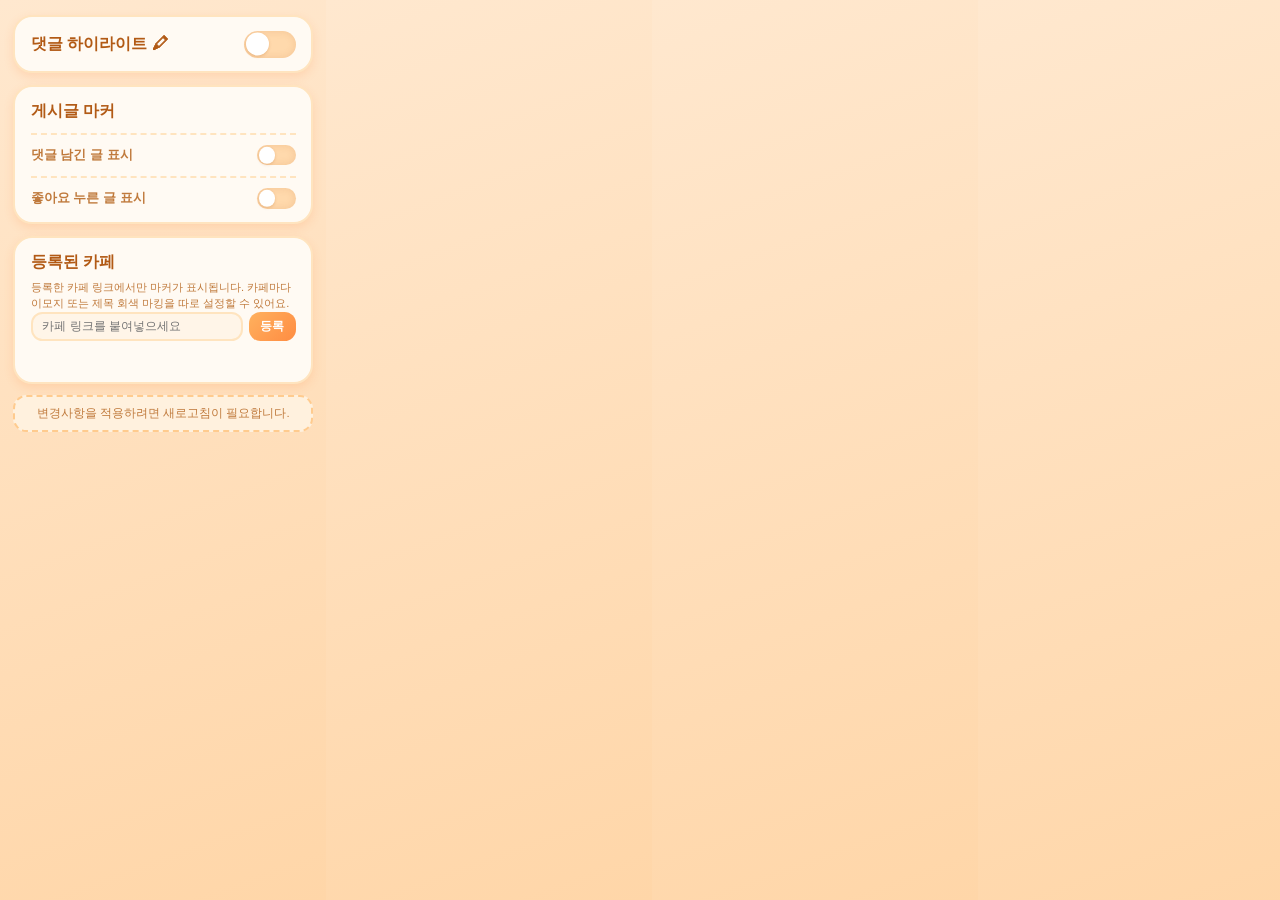
<file: popup/popup.html>
<html>
  <head>
    <script type="module" src="popup.js"></script>
    <meta charset="UTF-8" />
    <link type="text/css" href="popup.css" rel="stylesheet" />
  </head>
  <body>
    <div class="popupWrap">
      <div class="card">
        <div class="switchContainer">
          <h1>댓글 하이라이트 🖍</h1>
          <label for="toggle" class="switch highlightSwitch">
            <span class="toggleButton"></span>
          </label>
        </div>
      </div>

      <div class="card">
        <div class="switchContainer">
          <h1>게시글 마커</h1>
        </div>
        <div class="switchContainer sub">
          <h2>댓글 남긴 글 표시</h2>
          <label for="toggle" class="switch small commentSwitch">
            <span class="toggleButton"></span>
          </label>
        </div>
        <div class="switchContainer sub">
          <h2>좋아요 누른 글 표시</h2>
          <label for="toggle" class="switch small likeSwitch">
            <span class="toggleButton"></span>
          </label>
        </div>
      </div>

      <div class="card">
        <div class="switchContainer">
          <h1>등록된 카페</h1>
        </div>
        <p class="hint">등록한 카페 링크에서만 마커가 표시됩니다. 카페마다 이모지 또는 제목 회색 마킹을 따로 설정할 수 있어요.</p>

        <div class="addCafeRow sub">
          <input type="text" class="cafeUrlInput" placeholder="카페 링크를 붙여넣으세요" />
          <button type="button" class="addCafeBtn">등록</button>
        </div>
        <p class="addCafeError"></p>

        <div class="cafeList"></div>
      </div>

      <template class="cafeItemTemplate">
        <div class="cafeItem">
          <div class="cafeItemHeader">
            <span class="cafeName"></span>
            <div class="cafeItemActions">
              <button type="button" class="refreshCafeBtn" title="이름 다시 불러오기">↻</button>
              <button type="button" class="removeCafeBtn">삭제</button>
            </div>
          </div>
          <div class="cafeItemBody">
            <div class="markTypeToggle">
              <button type="button" class="markTypeBtn" data-type="emoji">이모지 마킹</button>
              <button type="button" class="markTypeBtn" data-type="gray">제목 회색 마킹</button>
            </div>
            <div class="cafeEmojiWrap">
              <span class="cafeEmojiLabel">이모지</span>
              <input type="text" class="cafeEmojiInput" maxlength="4" placeholder="🧡" />
            </div>
          </div>
        </div>
      </template>

      <div class="modal">변경사항을 적용하려면 새로고침이 필요합니다.</div>
    </div>
  </body>
</html>
</file>
<file: popup/popup.css>
html {
  font-size: 60%;
  width: 34rem;
}

* {
  box-sizing: border-box;
}

body {
  margin: 0;
  font-family: -apple-system, "Apple SD Gothic Neo", "Malgun Gothic", "Segoe UI",
    Roundedmplus1c-Regular, sans-serif;
  background: linear-gradient(160deg, #ffe8cf 0%, #ffd6a8 100%);
}

.popupWrap {
  padding: 1.6rem 1.4rem 1.2rem;
  display: flex;
  flex-direction: column;
  gap: 1.2rem;
  max-height: 56rem;
  overflow-y: auto;
}

.card {
  background: #fffaf3;
  border-radius: 2rem;
  padding: 1.4rem 1.6rem;
  box-shadow: 0 0.4rem 1rem rgba(255, 140, 66, 0.18);
  border: 2px solid #ffe4bf;
}

h1 {
  margin: 0;
  font-size: 1.7rem;
  font-weight: 700;
  color: #b25a15;
}

h2 {
  margin: 0;
  font-size: 1.35rem;
  font-weight: 600;
  color: #c07a3c;
}

.hint {
  margin: 0.6rem 0 0;
  font-size: 1.15rem;
  line-height: 1.5;
  color: #c07a3c;
}

.modal {
  padding: 0.9rem 1rem;
  text-align: center;
  font-size: 1.2rem;
  color: #c07a3c;
  background: #fff1de;
  border-radius: 1.4rem;
  border: 2px dashed #ffcb8e;
}
.modal.show {
  font-weight: 700;
  color: #ff6f3c;
  background: #ffe4c8;
  border-color: #ff9f45;
}

.switchContainer {
  display: flex;
  justify-content: space-between;
  align-items: center;
}

.switchContainer.sub {
  margin-top: 1.1rem;
  padding-top: 1.1rem;
  border-top: 2px dashed #ffe4bf;
}

.switch {
  width: 5.4rem;
  height: 2.8rem;
  display: block;
  position: relative;
  border-radius: 2rem;
  background-color: #ffd9ac;
  box-shadow: inset 0 0 0.8rem 1px rgba(178, 90, 21, 0.12);
  cursor: pointer;
  transition: all 0.2s ease-in;
}

.switch .toggleButton {
  width: 2.4rem;
  height: 2.4rem;
  position: absolute;
  top: 50%;
  left: 0.2rem;
  transform: translateY(-50%);
  border-radius: 50%;
  box-shadow: 0 0.1rem 0.3rem rgba(178, 90, 21, 0.25);
  background: #fff;
  transition: all 0.2s ease-in;
}

/* 체크박스가 체크되면 변경 이벤트 */
.switch.active {
  background: linear-gradient(135deg, #ffb15e 0%, #ff8c42 100%);
}

.switch.actived-already {
  transition: none;
  background: linear-gradient(135deg, #ffb15e 0%, #ff8c42 100%);
}

.switch.actived-already .toggleButton {
  transition: none;
}

.switch.active .toggleButton,
.switch.actived-already .toggleButton {
  left: calc(100% - 2.6rem);
}

/* 게시글 마커 하위 옵션용 작은 스위치 */
.switch.small {
  width: 4rem;
  height: 2.1rem;
}

.switch.small .toggleButton {
  width: 1.7rem;
  height: 1.7rem;
}

.switch.small.active .toggleButton,
.switch.small.actived-already .toggleButton {
  left: calc(100% - 1.9rem);
}

/* ===== 카페 등록 ===== */

.addCafeRow {
  display: flex;
  gap: 0.6rem;
}

.cafeUrlInput {
  flex: 1;
  min-width: 0;
  height: 3rem;
  padding: 0 1rem;
  border: 2px solid #ffe4bf;
  border-radius: 1.2rem;
  font-size: 1.25rem;
  outline: none;
  background: #fff5e8;
  color: #b25a15;
}

.cafeUrlInput:focus {
  border-color: #ffb15e;
}

.addCafeBtn {
  flex-shrink: 0;
  height: 3rem;
  padding: 0 1.2rem;
  border: none;
  border-radius: 1.2rem;
  background: linear-gradient(135deg, #ffb15e 0%, #ff8c42 100%);
  color: #fff;
  font-weight: 700;
  font-size: 1.2rem;
  cursor: pointer;
}

.addCafeBtn:disabled {
  opacity: 0.6;
  cursor: default;
}

.addCafeBtn:hover:not(:disabled) {
  filter: brightness(1.05);
}

.addCafeError {
  margin: 0.5rem 0 0;
  min-height: 1.4rem;
  font-size: 1.1rem;
  color: #e0472b;
  font-weight: 600;
}

.cafeList {
  display: flex;
  flex-direction: column;
  gap: 0.8rem;
  margin-top: 1rem;
}

.emptyHint {
  margin: 0;
  padding: 1.2rem 0.5rem;
  text-align: center;
  font-size: 1.15rem;
  color: #c9a06e;
}

.cafeItem {
  border: 2px solid #ffe4bf;
  background: #fff5e8;
  border-radius: 1.4rem;
  padding: 1rem 1.1rem;
}

.cafeItemHeader {
  display: flex;
  align-items: center;
  justify-content: space-between;
  gap: 0.8rem;
}

.cafeItemActions {
  display: flex;
  align-items: center;
  gap: 0.3rem;
  flex-shrink: 0;
}

.refreshCafeBtn {
  border: none;
  background: transparent;
  color: #b25a15;
  font-size: 1.3rem;
  cursor: pointer;
  padding: 0.2rem 0.4rem;
  line-height: 1;
  border-radius: 0.6rem;
}

.refreshCafeBtn:hover:not(:disabled) {
  background: #ffe4bf;
}

.refreshCafeBtn:disabled {
  opacity: 0.5;
  cursor: default;
}

.refreshCafeBtn.spinning {
  animation: ncm-spin 0.7s linear infinite;
}

@keyframes ncm-spin {
  from { transform: rotate(0deg); }
  to { transform: rotate(360deg); }
}

.cafeName {
  font-size: 1.25rem;
  font-weight: 700;
  color: #b25a15;
  overflow: hidden;
  text-overflow: ellipsis;
  white-space: nowrap;
}

.removeCafeBtn {
  flex-shrink: 0;
  border: none;
  background: transparent;
  color: #e0472b;
  font-size: 1.1rem;
  font-weight: 600;
  cursor: pointer;
  padding: 0.3rem 0.5rem;
}

.removeCafeBtn:hover {
  text-decoration: underline;
}

.cafeItemBody {
  display: flex;
  align-items: center;
  justify-content: space-between;
  gap: 0.8rem;
  margin-top: 0.8rem;
  flex-wrap: wrap;
}

.markTypeToggle {
  display: flex;
  gap: 0.4rem;
  background: #fff;
  border: 2px solid #ffe4bf;
  border-radius: 1.2rem;
  padding: 0.25rem;
}

.markTypeBtn {
  border: none;
  background: transparent;
  padding: 0.5rem 0.8rem;
  border-radius: 1rem;
  font-size: 1.05rem;
  font-weight: 600;
  color: #c07a3c;
  cursor: pointer;
  transition: all 0.15s ease-in;
}

.markTypeBtn.selected {
  background: linear-gradient(135deg, #ffb15e 0%, #ff8c42 100%);
  color: #fff;
}

.cafeEmojiWrap {
  display: flex;
  align-items: center;
  gap: 0.5rem;
}

.cafeEmojiWrap.disabled {
  opacity: 0.4;
}

.cafeEmojiLabel {
  font-size: 1.05rem;
  color: #c07a3c;
  font-weight: 600;
}

.cafeEmojiInput {
  width: 3.4rem;
  height: 2.8rem;
  box-sizing: border-box;
  border: 2px solid #ffe4bf;
  border-radius: 1rem;
  text-align: center;
  font-size: 1.3rem;
  outline: none;
  background: #fff;
  color: #b25a15;
}

.cafeEmojiInput:focus {
  border-color: #ffb15e;
}

.cafeEmojiInput:disabled {
  cursor: not-allowed;
}
</file>
